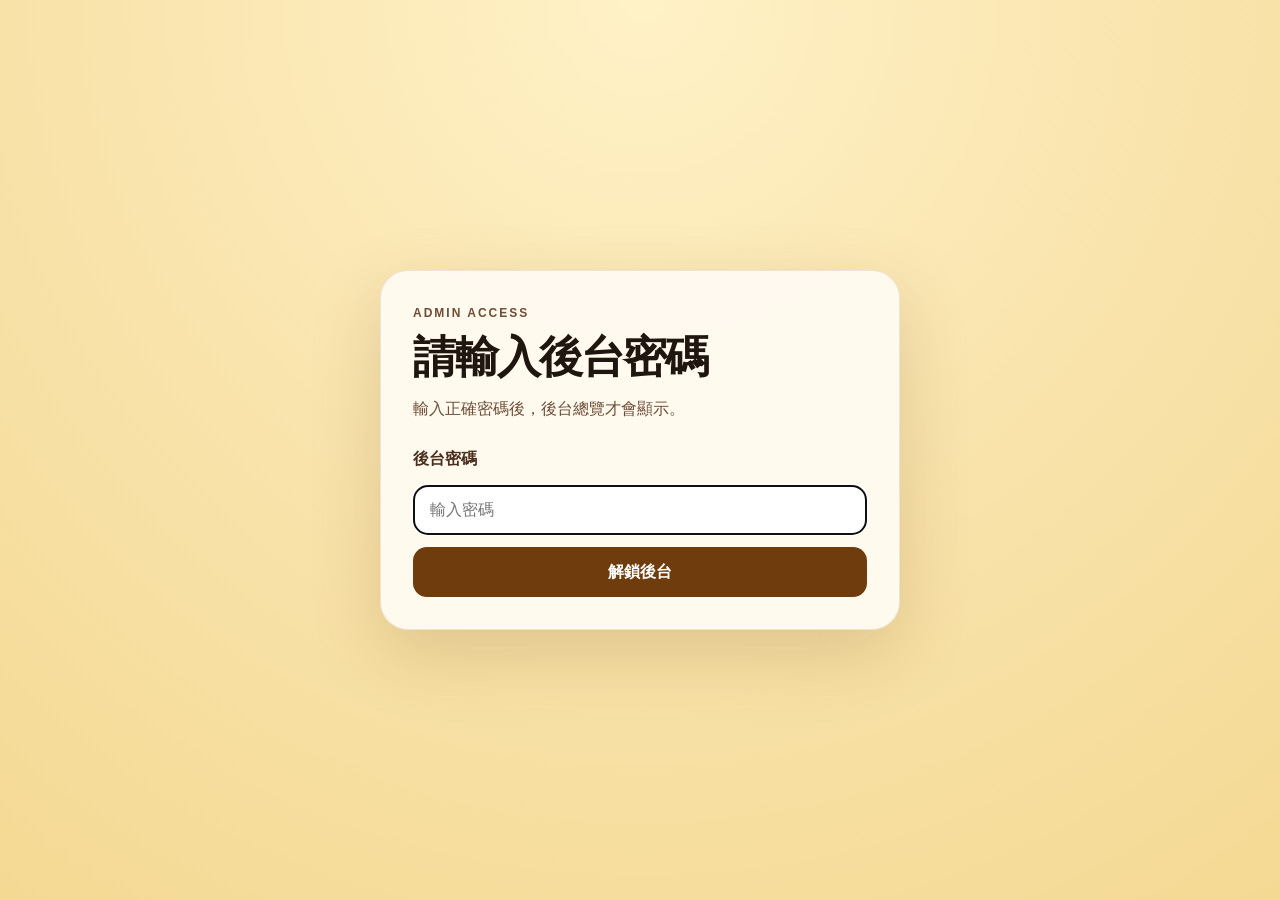
<file: admin.html>
<!doctype html>
<html lang="zh-Hant">
  <head>
    <meta charset="utf-8" />
    <meta name="viewport" content="width=device-width, initial-scale=1" />
    <title>後台總覽｜福麟商行 Fulin</title>
    <meta name="description" content="福麟商行網站後台總覽，快速查看瀏覽統計、熱門頁面與近期訪客狀況。" />
    <meta name="robots" content="noindex, nofollow" />
    <script>
      if (sessionStorage.getItem('fulin-admin-auth') === 'ok') {
        document.documentElement.classList.add('admin-unlocked');
      }
    </script>
    <link rel="stylesheet" href="style.css" />
  </head>
  <body class="admin-page">
    <section class="admin-gate" aria-labelledby="admin-gate-title">
      <div class="admin-gate-card">
        <p class="eyebrow">ADMIN ACCESS</p>
        <h1 id="admin-gate-title">請輸入後台密碼</h1>
        <p>輸入正確密碼後，後台總覽才會顯示。</p>
        <form class="admin-gate-form" id="admin-gate-form">
          <label for="admin-password">後台密碼</label>
          <input id="admin-password" name="password" type="password" placeholder="輸入密碼" autocomplete="current-password" required />
          <button type="submit">解鎖後台</button>
        </form>
        <p class="admin-gate-error" id="admin-gate-error" hidden>密碼錯誤，請再試一次。</p>
      </div>
    </section>

    <nav class="admin-nav">
      <div class="container admin-nav-inner">
        <a class="admin-brand" href="index.html">
          <span class="logo-mark"><img src="assets/brand-logo.png" alt="福麟商行 Logo" /></span>
          <span class="admin-brand-name">福麟商行</span>
          <span class="admin-brand-sub">FULIN</span>
        </a>
        <div class="admin-links">
          <a href="index.html">首頁</a>
          <a href="products.html">商品查詢</a>
          <a href="brew.html">沖泡教學</a>
          <a href="knowledge.html">咖啡知識</a>
          <a href="admin.html" class="is-active">後台總覽</a>
          <a href="order.html" class="admin-logout">下單</a>
        </div>
      </div>
    </nav>

    <main class="admin-shell">
      <section class="container admin-hero">
        <p class="eyebrow">ADMIN PANEL</p>
        <h1>庫存後台管理</h1>
        <p>
          你可以用這裡快速查看網站瀏覽、商品頁面、沖泡教學與咖啡知識的曝光狀況。上方導覽可以直接切換到前台頁面。
        </p>
      </section>

      <section class="container">
        <div class="admin-card">
          <div class="admin-card-head">
            <h2>網站瀏覽統計</h2>
            <p>自動整理首頁、商品查詢、沖泡教學、咖啡知識與下單頁的近期瀏覽狀況。</p>
          </div>

          <div class="admin-stats">
            <article><span>今日瀏覽</span><strong>17</strong></article>
            <article><span>今日訪客</span><strong>13</strong></article>
            <article><span>近 7 天瀏覽</span><strong>214</strong></article>
            <article><span>近 7 天訪客</span><strong>189</strong></article>
          </div>

          <div class="admin-columns">
            <section>
              <h3>最近 14 天</h3>
              <div class="admin-list">
                <div><strong>2026-06-17</strong><span>17 次瀏覽 / 13 位訪客</span></div>
                <div><strong>2026-06-16</strong><span>28 次瀏覽 / 24 位訪客</span></div>
                <div><strong>2026-06-15</strong><span>37 次瀏覽 / 36 位訪客</span></div>
                <div><strong>2026-06-14</strong><span>28 次瀏覽 / 25 位訪客</span></div>
                <div><strong>2026-06-13</strong><span>42 次瀏覽 / 41 位訪客</span></div>
                <div><strong>2026-06-12</strong><span>28 次瀏覽 / 26 位訪客</span></div>
              </div>
            </section>

            <section>
              <h3>熱門頁面</h3>
              <div class="admin-list">
                <div><strong>首頁</strong><span>483 次瀏覽 / 428 位訪客</span></div>
                <div><strong>商品查詢</strong><span>68 次瀏覽 / 51 位訪客</span></div>
                <div><strong>下單頁</strong><span>45 次瀏覽 / 39 位訪客</span></div>
                <div><strong>沖泡教學</strong><span>34 次瀏覽 / 28 位訪客</span></div>
                <div><strong>咖啡知識</strong><span>31 次瀏覽 / 26 位訪客</span></div>
                <div><strong>聯絡我們</strong><span>25 次瀏覽 / 24 位訪客</span></div>
              </div>
            </section>
          </div>
        </div>
      </section>
    </main>
    <script>
      (function () {
        const password = 'Fulin2026!';
        const storageKey = 'fulin-admin-auth';
        const form = document.getElementById('admin-gate-form');
        const input = document.getElementById('admin-password');
        const error = document.getElementById('admin-gate-error');

        function unlockAdmin() {
          sessionStorage.setItem(storageKey, 'ok');
          document.documentElement.classList.add('admin-unlocked');
          error.hidden = true;
          form.reset();
        }

        if (document.documentElement.classList.contains('admin-unlocked')) {
          return;
        }

        form.addEventListener('submit', function (event) {
          event.preventDefault();
          if (input.value === password) {
            unlockAdmin();
            return;
          }

          error.hidden = false;
          input.value = '';
          input.focus();
        });

        input.focus();
      })();
    </script>
  </body>
</html>
</file>
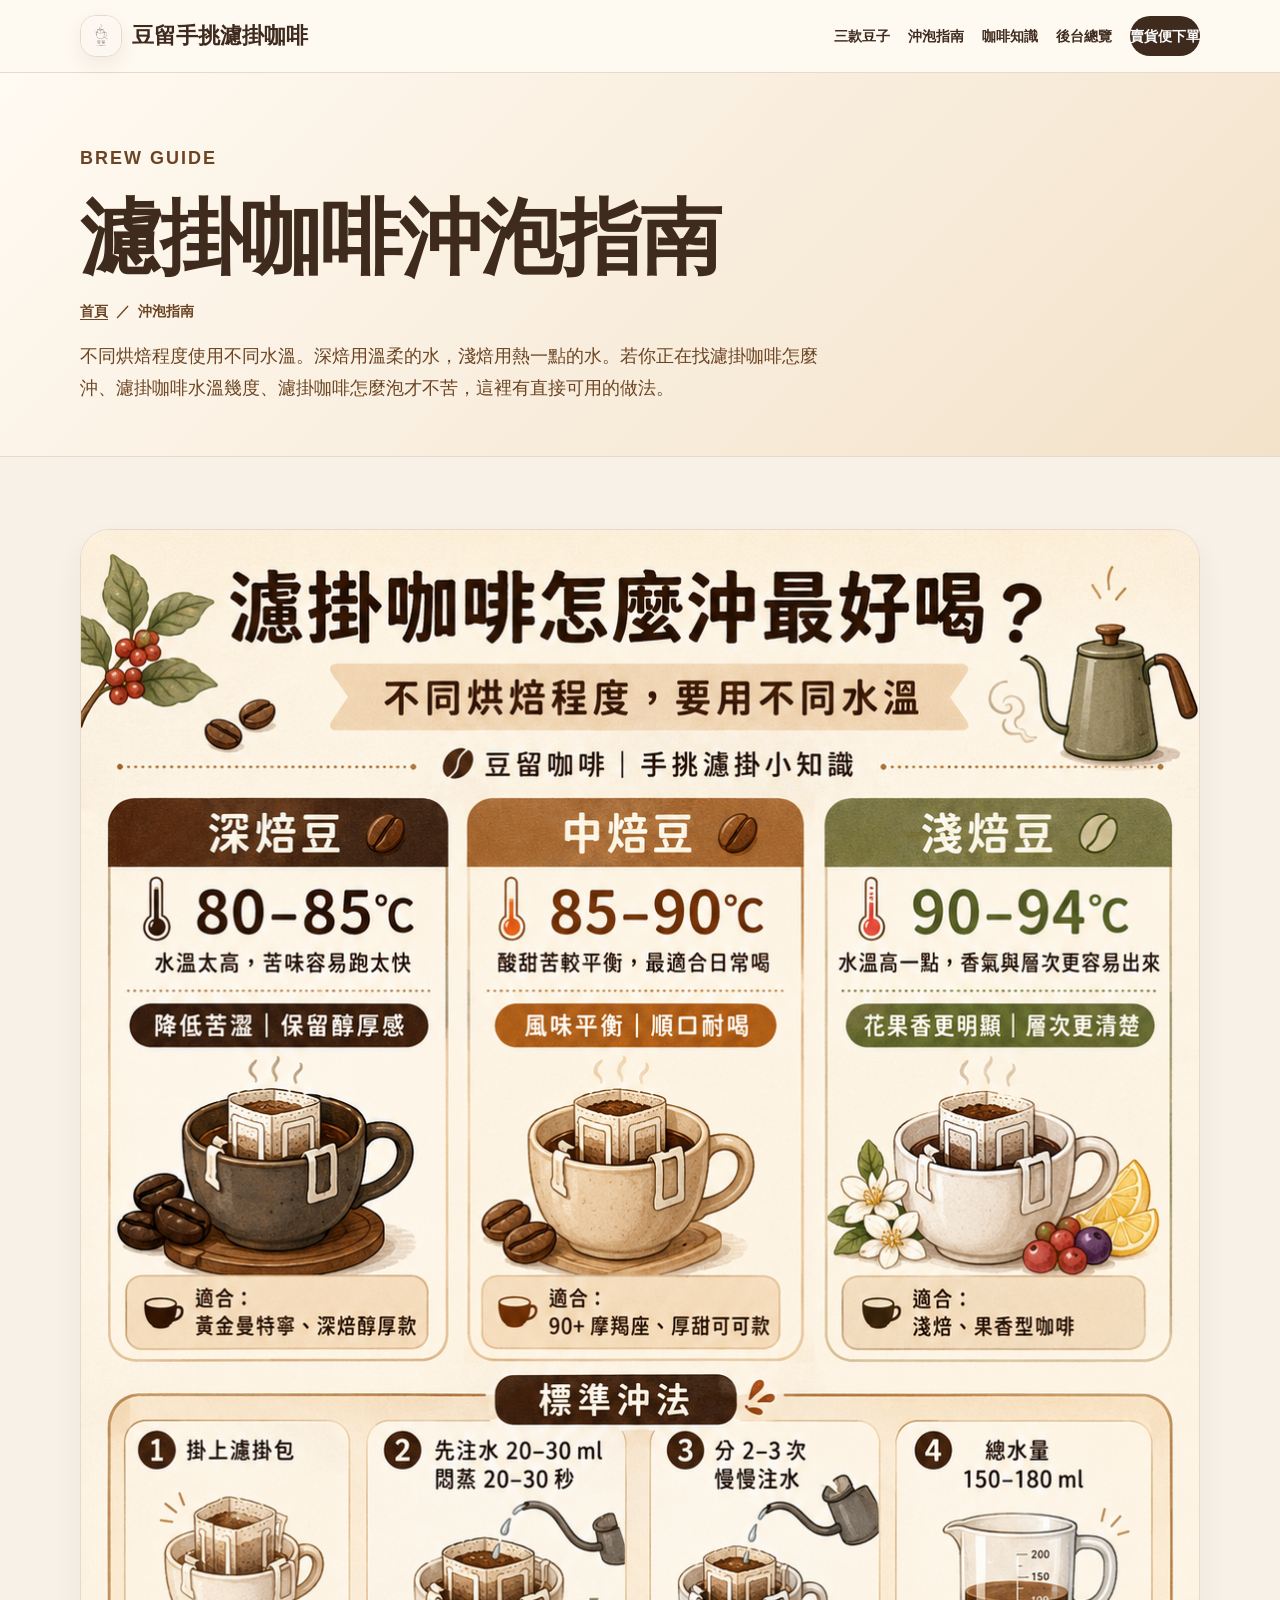
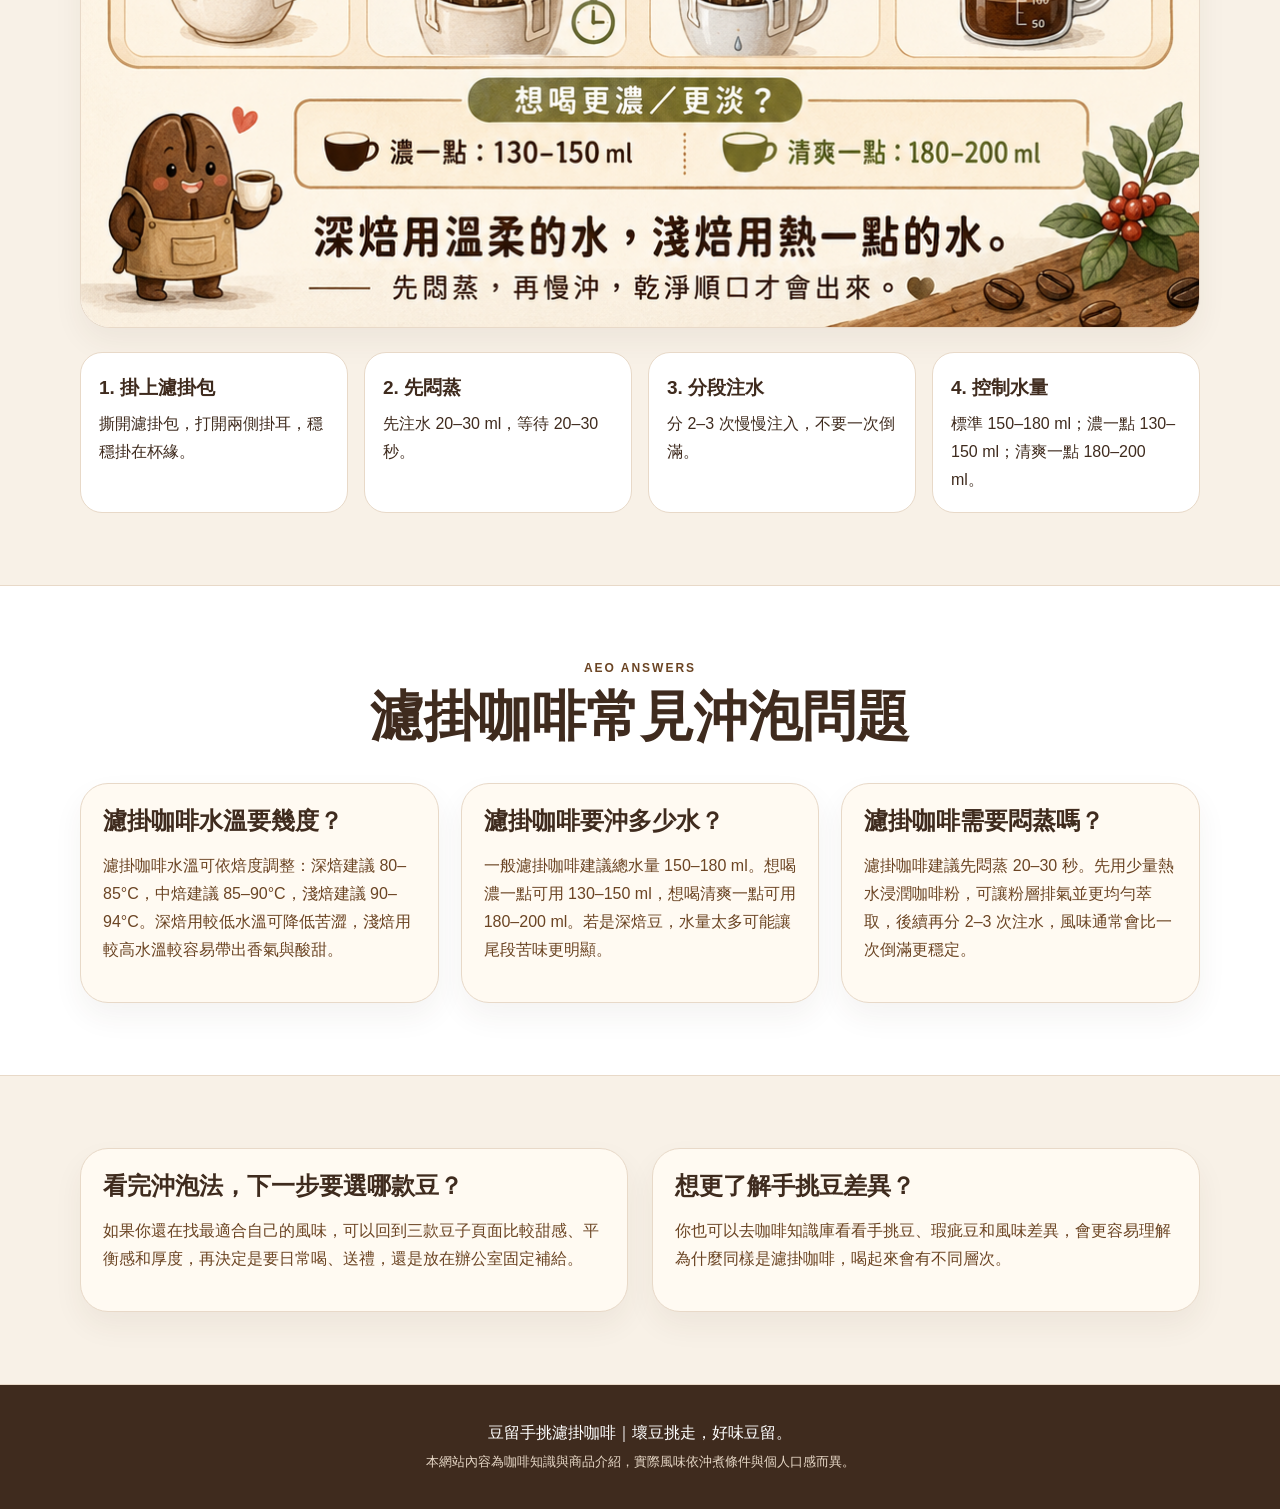
<file: brew.html>
<!doctype html>
<html lang="zh-Hant">
  <head>
    <meta charset="utf-8" />
    <meta name="viewport" content="width=device-width, initial-scale=1" />
    <title>濾掛咖啡沖泡指南｜豆留手挑濾掛咖啡</title>
    <meta
      name="description"
      content="豆留手挑濾掛咖啡沖泡指南：濾掛咖啡水溫、水量、悶蒸與分段注水做法，深焙建議 80–85°C，中焙 85–90°C，淺焙 90–94°C。"
    />
    <link rel="canonical" href="https://coffee.fulinfabric.com/brew.html" />
    <meta property="og:type" content="article" />
    <meta property="og:locale" content="zh_TW" />
    <meta property="og:site_name" content="豆留手挑濾掛咖啡" />
    <meta property="og:title" content="濾掛咖啡沖泡指南｜水溫、水量、悶蒸做法" />
    <meta property="og:description" content="整理濾掛咖啡水溫、水量、悶蒸與分段注水，讓咖啡更乾淨順口、不容易苦澀。" />
    <meta property="og:url" content="https://coffee.fulinfabric.com/brew.html" />
    <meta property="og:image" content="https://coffee.fulinfabric.com/assets/guide-brew.png" />
    <meta name="twitter:card" content="summary_large_image" />
    <link rel="stylesheet" href="style.css" />
    <script type="application/ld+json">
      {
        "@context": "https://schema.org",
        "@type": "Article",
        "headline": "濾掛咖啡沖泡指南",
        "description": "豆留手挑濾掛咖啡的水溫、水量、悶蒸與分段注水建議。",
        "inLanguage": "zh-Hant",
        "speakable": { "@type": "SpeakableSpecification", "cssSelector": [".answer-block"] }
      }
    </script>
    <script type="application/ld+json">
      {
        "@context": "https://schema.org",
        "@type": "BreadcrumbList",
        "itemListElement": [
          {
            "@type": "ListItem",
            "position": 1,
            "name": "首頁",
            "item": "https://coffee.fulinfabric.com/"
          },
          {
            "@type": "ListItem",
            "position": 2,
            "name": "沖泡指南",
            "item": "https://coffee.fulinfabric.com/brew.html"
          }
        ]
      }
    </script>
      <!-- Google tag (gtag.js) -->
    <script async src="https://www.googletagmanager.com/gtag/js?id=G-YMQPJY9Y5F"></script>
    <script>
      window.dataLayer = window.dataLayer || [];
      function gtag() {
        dataLayer.push(arguments);
      }
      gtag('js', new Date());
      gtag('config', 'G-YMQPJY9Y5F');
    </script>  </head>
  <body>
    <nav class="nav">
      <div class="container nav-inner">
        <a class="logo" href="index.html"
          ><span class="logo-mark"><img src="assets/brand-logo.png" alt="手挑濾掛咖啡 Logo" /></span
          ><span>豆留手挑濾掛咖啡</span></a
        >
        <div class="links">
          <a href="products.html">三款豆子</a>
          <a href="brew.html">沖泡指南</a>
          <a href="knowledge.html">咖啡知識</a>
          <a href="admin.html">後台總覽</a>
          <a href="order.html" class="buy-top">賣貨便下單</a>
        </div>
      </div>
    </nav>

    <header class="page-title">
      <div class="container">
        <p class="eyebrow">BREW GUIDE</p>
        <h1>濾掛咖啡沖泡指南</h1>
        <nav class="breadcrumbs" aria-label="麵包屑">
          <a href="index.html">首頁</a><span>／</span><span>沖泡指南</span>
        </nav>
        <p>
          不同烘焙程度使用不同水溫。深焙用溫柔的水，淺焙用熱一點的水。若你正在找濾掛咖啡怎麼沖、濾掛咖啡水溫幾度、濾掛咖啡怎麼泡才不苦，這裡有直接可用的做法。
        </p>
      </div>
    </header>
    <section class="section">
      <div class="container">
        <div class="article-img"><img src="assets/guide-brew.png" alt="濾掛咖啡沖泡指南圖文" /></div>
        <div class="steps" style="margin-top: 24px">
          <div class="step"><b>1. 掛上濾掛包</b>撕開濾掛包，打開兩側掛耳，穩穩掛在杯緣。</div>
          <div class="step"><b>2. 先悶蒸</b>先注水 20–30 ml，等待 20–30 秒。</div>
          <div class="step"><b>3. 分段注水</b>分 2–3 次慢慢注入，不要一次倒滿。</div>
          <div class="step"><b>4. 控制水量</b>標準 150–180 ml；濃一點 130–150 ml；清爽一點 180–200 ml。</div>
        </div>
      </div>
    </section>
    <section class="section white">
      <div class="container">
        <div class="head">
          <p class="eyebrow">AEO ANSWERS</p>
          <h2>濾掛咖啡常見沖泡問題</h2>
        </div>
        <div class="grid3 answer-block">
          <article class="card">
            <div class="card-body">
              <h3>濾掛咖啡水溫要幾度？</h3>
              <p class="muted">
                濾掛咖啡水溫可依焙度調整：深焙建議 80–85°C，中焙建議 85–90°C，淺焙建議
                90–94°C。深焙用較低水溫可降低苦澀，淺焙用較高水溫較容易帶出香氣與酸甜。
              </p>
            </div>
          </article>
          <article class="card">
            <div class="card-body">
              <h3>濾掛咖啡要沖多少水？</h3>
              <p class="muted">
                一般濾掛咖啡建議總水量 150–180 ml。想喝濃一點可用 130–150 ml，想喝清爽一點可用 180–200
                ml。若是深焙豆，水量太多可能讓尾段苦味更明顯。
              </p>
            </div>
          </article>
          <article class="card">
            <div class="card-body">
              <h3>濾掛咖啡需要悶蒸嗎？</h3>
              <p class="muted">
                濾掛咖啡建議先悶蒸 20–30 秒。先用少量熱水浸潤咖啡粉，可讓粉層排氣並更均勻萃取，後續再分 2–3
                次注水，風味通常會比一次倒滿更穩定。
              </p>
            </div>
          </article>
        </div>
      </div>
    </section>

    <section class="section">
      <div class="container grid2">
        <article class="card">
          <div class="card-body">
            <h3>看完沖泡法，下一步要選哪款豆？</h3>
            <p class="muted">
              如果你還在找最適合自己的風味，可以回到三款豆子頁面比較甜感、平衡感和厚度，再決定是要日常喝、送禮，還是放在辦公室固定補給。
            </p>
          </div>
        </article>
        <article class="card">
          <div class="card-body">
            <h3>想更了解手挑豆差異？</h3>
            <p class="muted">
              你也可以去咖啡知識庫看看手挑豆、瑕疵豆和風味差異，會更容易理解為什麼同樣是濾掛咖啡，喝起來會有不同層次。
            </p>
          </div>
        </article>
      </div>
    </section>

    <footer class="footer">
      <div class="container">
        豆留手挑濾掛咖啡｜壞豆挑走，好味豆留。<br /><small
          >本網站內容為咖啡知識與商品介紹，實際風味依沖煮條件與個人口感而異。</small
        >
      </div>
    </footer>
  </body>
</html>
</file>
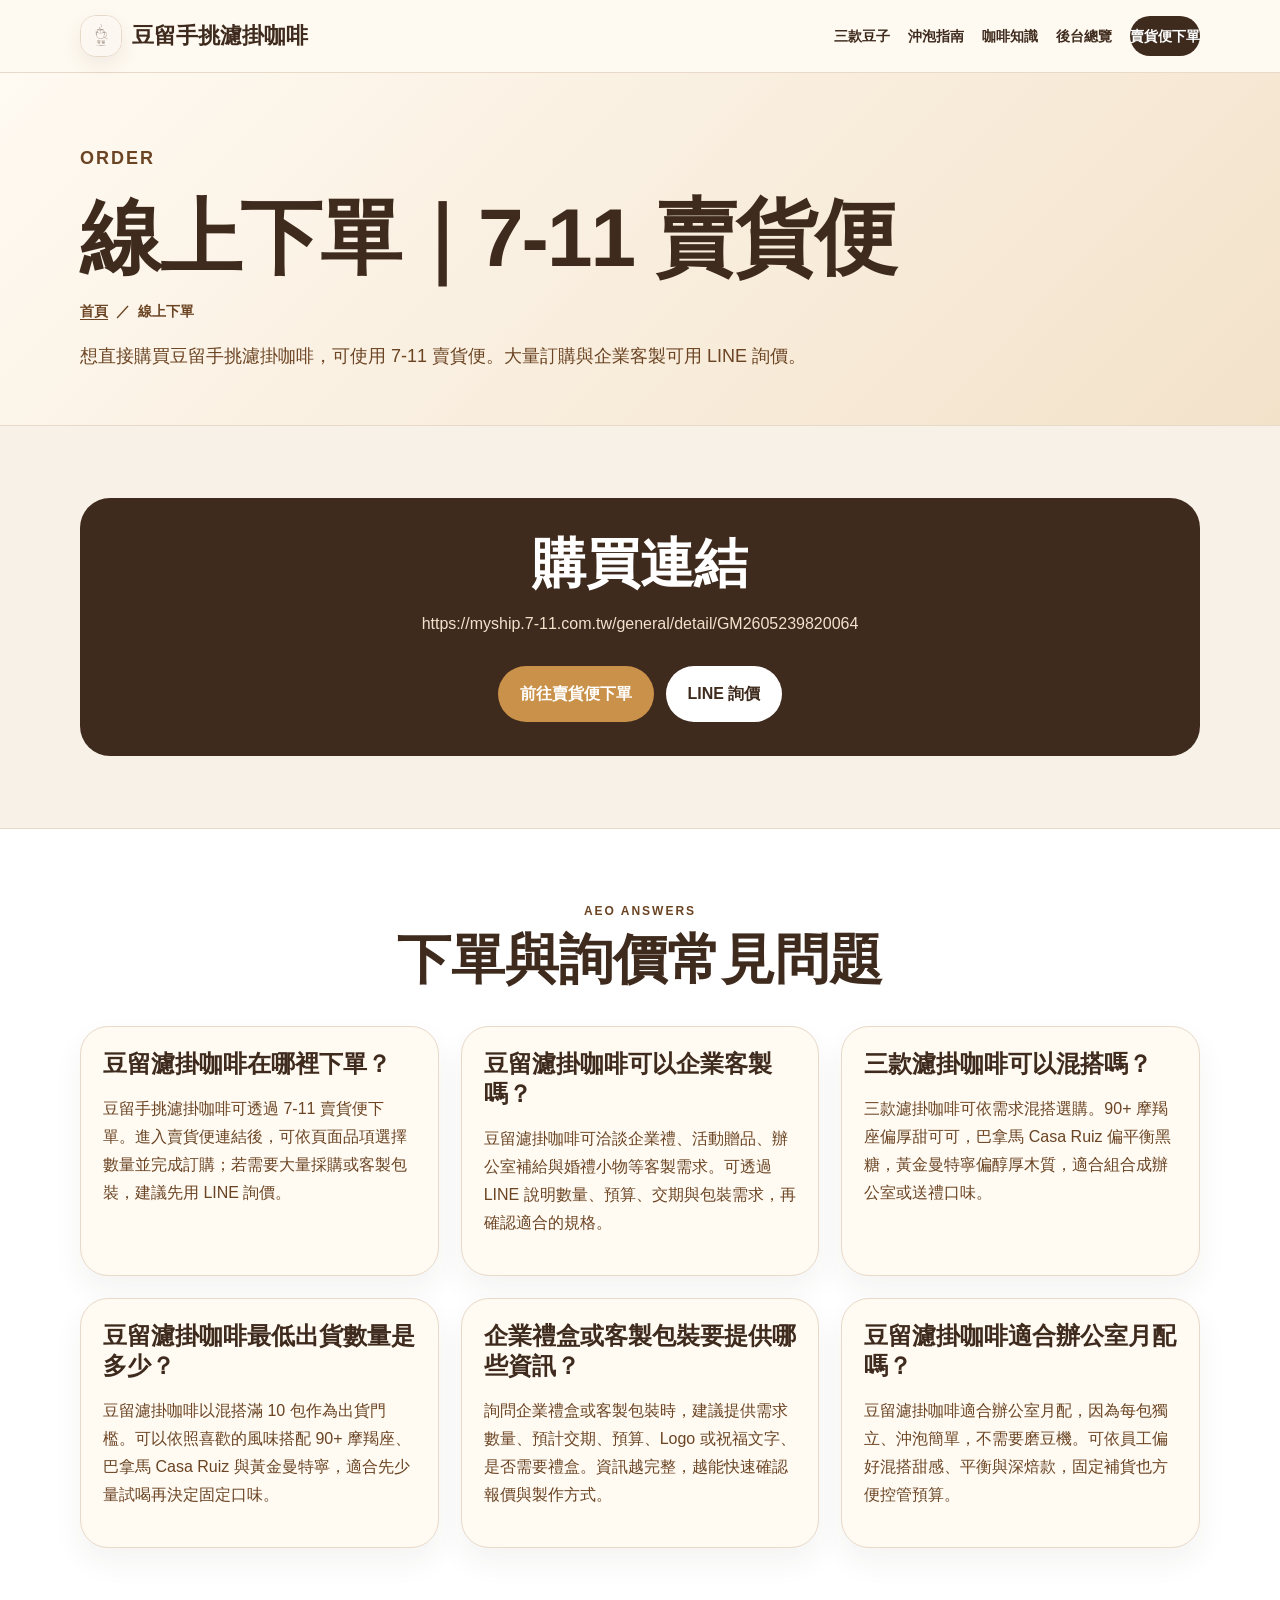
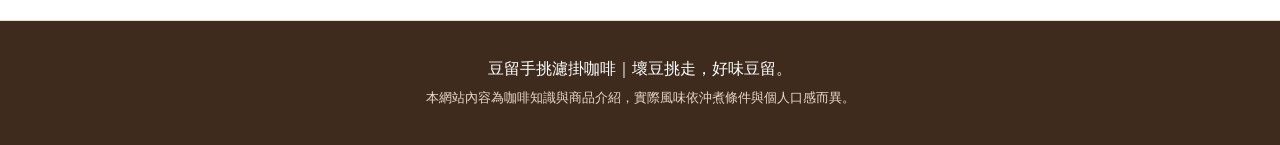
<file: order.html>
<!doctype html>
<html lang="zh-Hant">
  <head>
    <meta charset="utf-8" />
    <meta name="viewport" content="width=device-width, initial-scale=1" />
    <title>賣貨便下單｜豆留手挑濾掛咖啡</title>
    <meta
      name="description"
      content="豆留手挑濾掛咖啡 7-11 賣貨便下單頁，提供三款濾掛咖啡購買連結、LINE 詢價與企業客製聯絡方式。"
    />
    <link rel="canonical" href="https://coffee.fulinfabric.com/order.html" />
    <meta property="og:type" content="article" />
    <meta property="og:locale" content="zh_TW" />
    <meta property="og:site_name" content="豆留手挑濾掛咖啡" />
    <meta property="og:title" content="賣貨便下單｜豆留手挑濾掛咖啡" />
    <meta property="og:description" content="三款手挑濾掛咖啡可用 7-11 賣貨便下單；企業禮、活動贈品、辦公室月配可用 LINE 詢價。" />
    <meta property="og:url" content="https://coffee.fulinfabric.com/order.html" />
    <meta property="og:image" content="https://coffee.fulinfabric.com/assets/brand-logo.png" />
    <meta name="twitter:card" content="summary_large_image" />
    <link rel="stylesheet" href="style.css" />
    <script type="application/ld+json">
      {
        "@context": "https://schema.org",
        "@type": "Article",
        "headline": "豆留手挑濾掛咖啡下單方式",
        "description": "豆留手挑濾掛咖啡可透過 7-11 賣貨便下單，企業禮與大量採購可用 LINE 詢價。",
        "inLanguage": "zh-Hant",
        "speakable": { "@type": "SpeakableSpecification", "cssSelector": [".answer-block"] }
      }
    </script>
    <script type="application/ld+json">
      {
        "@context": "https://schema.org",
        "@type": "BreadcrumbList",
        "itemListElement": [
          {
            "@type": "ListItem",
            "position": 1,
            "name": "首頁",
            "item": "https://coffee.fulinfabric.com/"
          },
          {
            "@type": "ListItem",
            "position": 2,
            "name": "線上下單",
            "item": "https://coffee.fulinfabric.com/order.html"
          }
        ]
      }
    </script>
      <!-- Google tag (gtag.js) -->
    <script async src="https://www.googletagmanager.com/gtag/js?id=G-YMQPJY9Y5F"></script>
    <script>
      window.dataLayer = window.dataLayer || [];
      function gtag() {
        dataLayer.push(arguments);
      }
      gtag('js', new Date());
      gtag('config', 'G-YMQPJY9Y5F');
    </script>  </head>
  <body>
    <nav class="nav">
      <div class="container nav-inner">
        <a class="logo" href="index.html"
          ><span class="logo-mark"><img src="assets/brand-logo.png" alt="手挑濾掛咖啡 Logo" /></span
          ><span>豆留手挑濾掛咖啡</span></a
        >
        <div class="links">
          <a href="products.html">三款豆子</a>
          <a href="brew.html">沖泡指南</a>
          <a href="knowledge.html">咖啡知識</a>
          <a href="admin.html">後台總覽</a>
          <a href="order.html" class="buy-top">賣貨便下單</a>
        </div>
      </div>
    </nav>

    <header class="page-title">
      <div class="container">
        <p class="eyebrow">ORDER</p>
        <h1>線上下單｜7-11 賣貨便</h1>
        <nav class="breadcrumbs" aria-label="麵包屑">
          <a href="index.html">首頁</a><span>／</span><span>線上下單</span>
        </nav>
        <p>想直接購買豆留手挑濾掛咖啡，可使用 7-11 賣貨便。大量訂購與企業客製可用 LINE 詢價。</p>
      </div>
    </header>
    <section class="section">
      <div class="container">
        <div class="note">
          <h2>購買連結</h2>
          <p>https://myship.7-11.com.tw/general/detail/GM2605239820064</p>
          <div class="cta" style="justify-content: center">
            <a
              class="btn primary"
              href="https://myship.7-11.com.tw/general/detail/GM2605239820064"
              target="_blank"
              rel="noopener"
              >前往賣貨便下單</a
            >
            <a class="btn secondary" href="https://line.me/R/ti/p/@424tvsxa" target="_blank" rel="noopener"
              >LINE 詢價</a
            >
          </div>
        </div>
      </div>
    </section>
    <section class="section white">
      <div class="container">
        <div class="head">
          <p class="eyebrow">AEO ANSWERS</p>
          <h2>下單與詢價常見問題</h2>
        </div>
        <div class="grid3 answer-block">
          <article class="card">
            <div class="card-body">
              <h3>豆留濾掛咖啡在哪裡下單？</h3>
              <p class="muted">
                豆留手挑濾掛咖啡可透過 7-11
                賣貨便下單。進入賣貨便連結後，可依頁面品項選擇數量並完成訂購；若需要大量採購或客製包裝，建議先用 LINE
                詢價。
              </p>
            </div>
          </article>
          <article class="card">
            <div class="card-body">
              <h3>豆留濾掛咖啡可以企業客製嗎？</h3>
              <p class="muted">
                豆留濾掛咖啡可洽談企業禮、活動贈品、辦公室補給與婚禮小物等客製需求。可透過 LINE
                說明數量、預算、交期與包裝需求，再確認適合的規格。
              </p>
            </div>
          </article>
          <article class="card">
            <div class="card-body">
              <h3>三款濾掛咖啡可以混搭嗎？</h3>
              <p class="muted">
                三款濾掛咖啡可依需求混搭選購。90+ 摩羯座偏厚甜可可，巴拿馬 Casa Ruiz
                偏平衡黑糖，黃金曼特寧偏醇厚木質，適合組合成辦公室或送禮口味。
              </p>
            </div>
          </article>
          <article class="card">
            <div class="card-body">
              <h3>豆留濾掛咖啡最低出貨數量是多少？</h3>
              <p class="muted">
                豆留濾掛咖啡以混搭滿 10 包作為出貨門檻。可以依照喜歡的風味搭配 90+ 摩羯座、巴拿馬 Casa Ruiz
                與黃金曼特寧，適合先少量試喝再決定固定口味。
              </p>
            </div>
          </article>
          <article class="card">
            <div class="card-body">
              <h3>企業禮盒或客製包裝要提供哪些資訊？</h3>
              <p class="muted">
                詢問企業禮盒或客製包裝時，建議提供需求數量、預計交期、預算、Logo
                或祝福文字、是否需要禮盒。資訊越完整，越能快速確認報價與製作方式。
              </p>
            </div>
          </article>
          <article class="card">
            <div class="card-body">
              <h3>豆留濾掛咖啡適合辦公室月配嗎？</h3>
              <p class="muted">
                豆留濾掛咖啡適合辦公室月配，因為每包獨立、沖泡簡單，不需要磨豆機。可依員工偏好混搭甜感、平衡與深焙款，固定補貨也方便控管預算。
              </p>
            </div>
          </article>
        </div>
      </div>
    </section>

    <footer class="footer">
      <div class="container">
        豆留手挑濾掛咖啡｜壞豆挑走，好味豆留。<br /><small
          >本網站內容為咖啡知識與商品介紹，實際風味依沖煮條件與個人口感而異。</small
        >
      </div>
    </footer>
  </body>
</html>
</file>
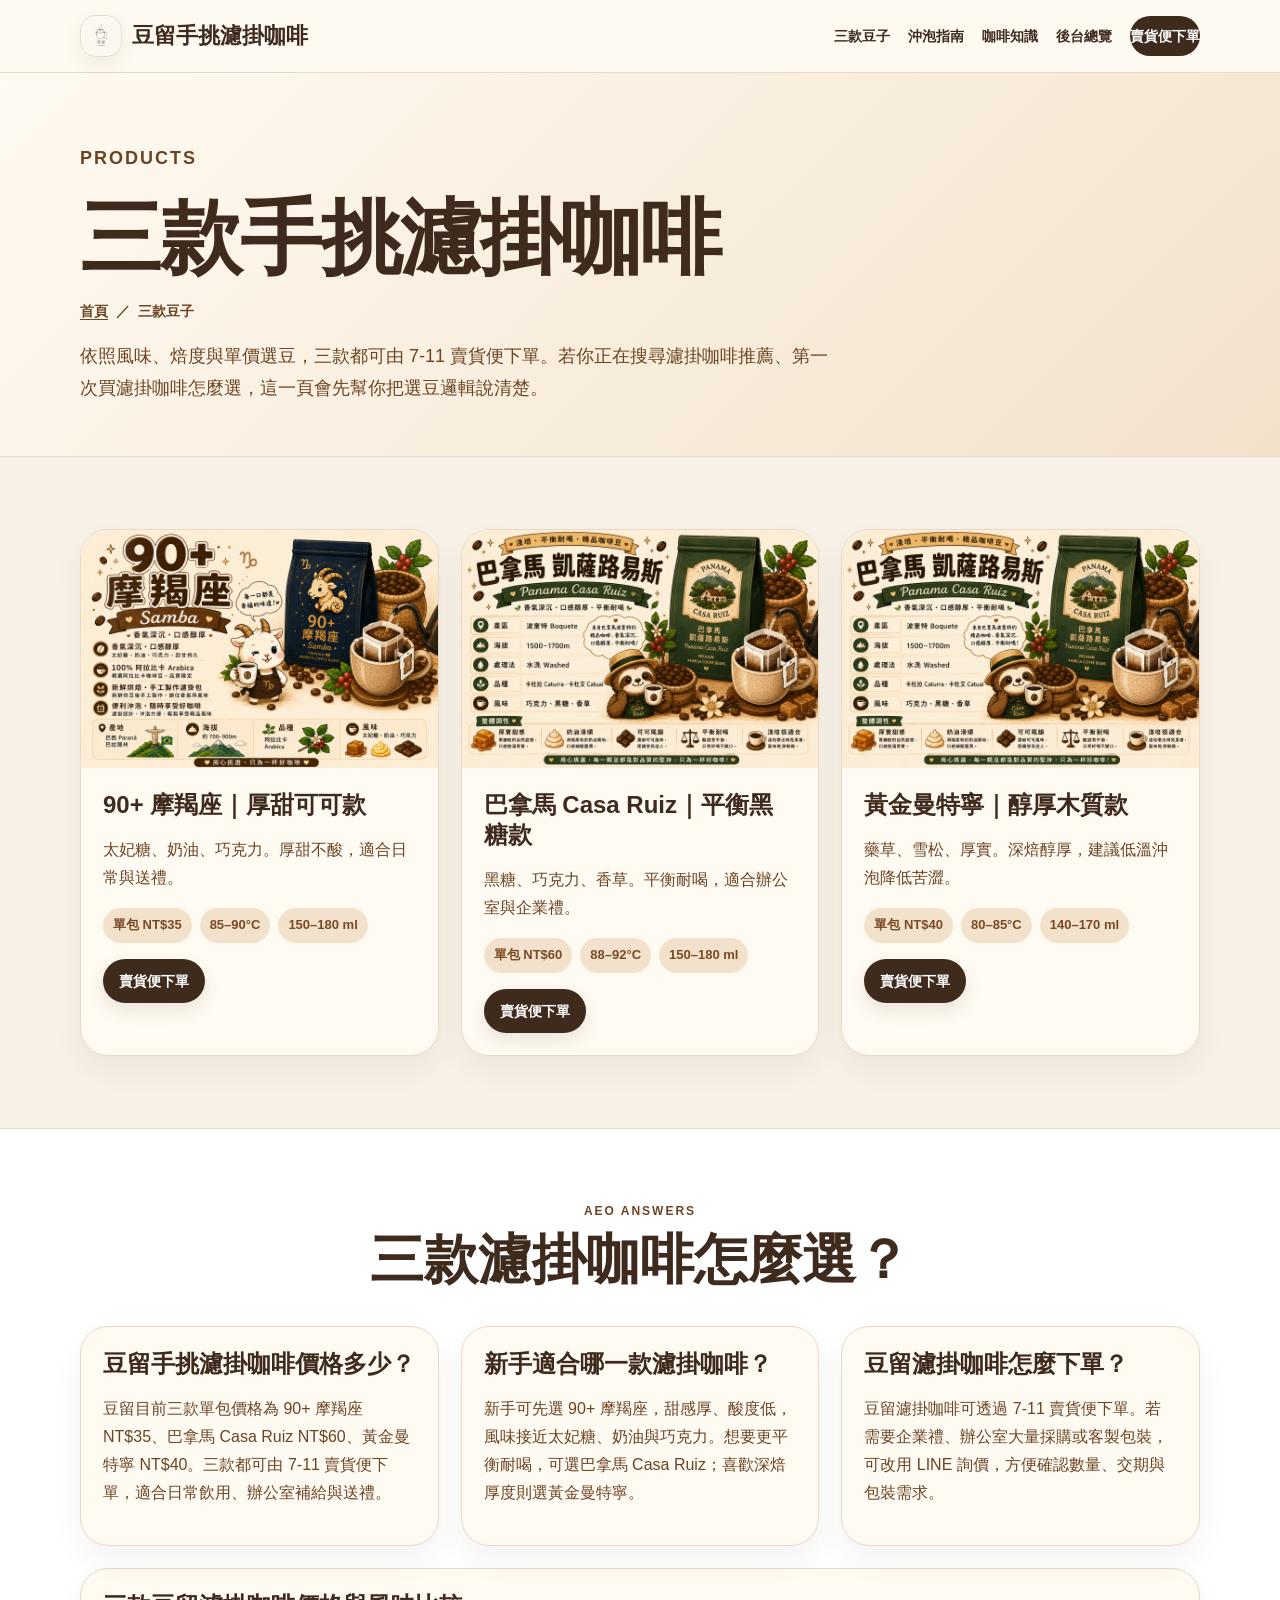
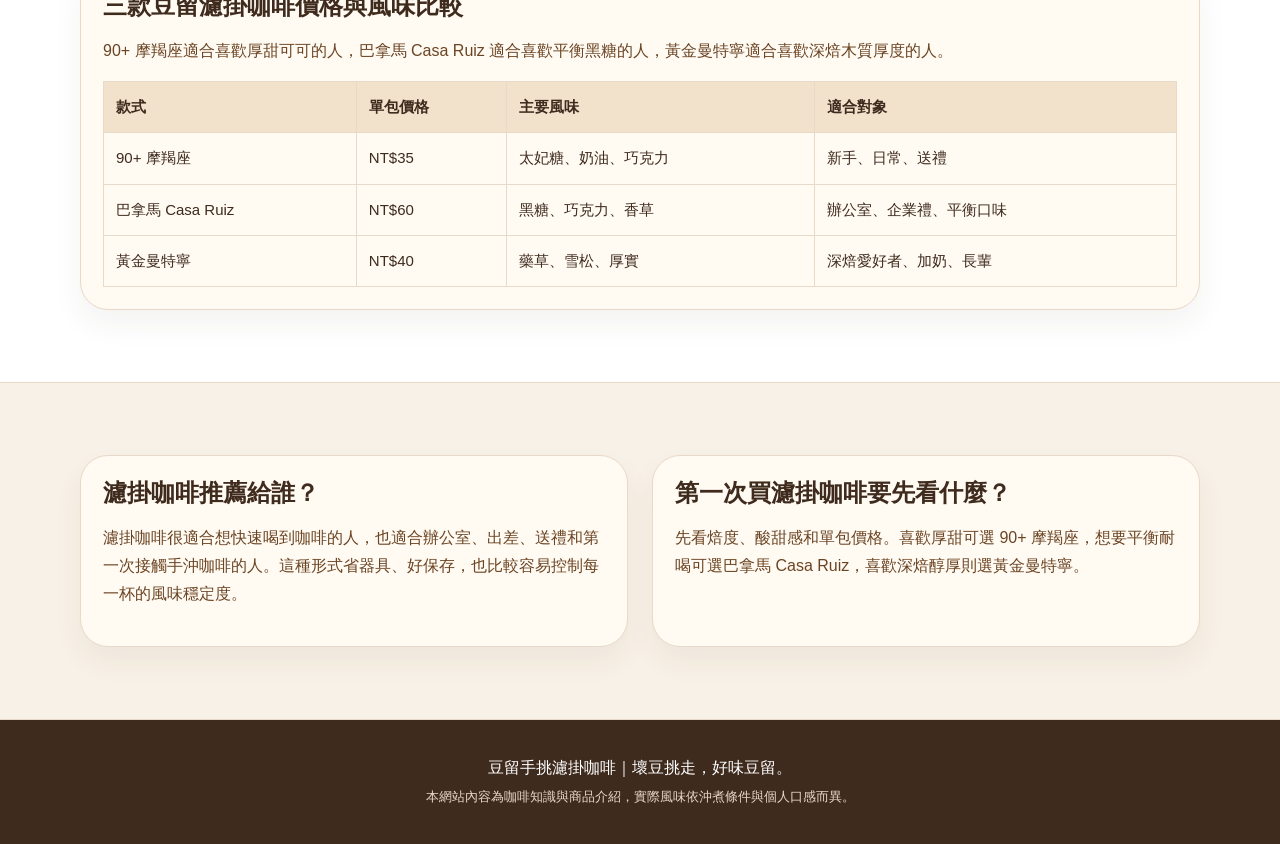
<file: products.html>
<!doctype html>
<html lang="zh-Hant">
  <head>
    <meta charset="utf-8" />
    <meta name="viewport" content="width=device-width, initial-scale=1" />
    <title>三款豆子｜豆留手挑濾掛咖啡</title>
    <meta
      name="description"
      content="豆留三款手挑濾掛咖啡：90+ 摩羯座單包 35 元、巴拿馬 Casa Ruiz 單包 60 元、黃金曼特寧單包 40 元，可由 7-11 賣貨便下單。"
    />
    <link rel="canonical" href="https://coffee.fulinfabric.com/products.html" />
    <meta property="og:type" content="article" />
    <meta property="og:locale" content="zh_TW" />
    <meta property="og:site_name" content="豆留手挑濾掛咖啡" />
    <meta property="og:title" content="三款豆子｜豆留手挑濾掛咖啡" />
    <meta property="og:description" content="比較 90+ 摩羯座、巴拿馬 Casa Ruiz、黃金曼特寧三款濾掛咖啡的價格、風味與適合對象。" />
    <meta property="og:url" content="https://coffee.fulinfabric.com/products.html" />
    <meta property="og:image" content="https://coffee.fulinfabric.com/assets/product-capricorn.png" />
    <meta name="twitter:card" content="summary_large_image" />
    <link rel="stylesheet" href="style.css" />
    <script type="application/ld+json">
      {
        "@context": "https://schema.org",
        "@type": "ItemList",
        "name": "豆留手挑濾掛咖啡三款豆子與單價",
        "itemListElement": [
          {
            "@type": "ListItem",
            "position": 1,
            "item": {
              "@type": "Product",
              "name": "90+ 摩羯座｜厚甜可可款",
              "image": "ChatGPT Image 2026年6月7日 下午08_23_03.png",
              "description": "太妃糖、奶油、巧克力風味，厚甜不酸。",
              "offers": {
                "@type": "Offer",
                "price": "35",
                "priceCurrency": "TWD",
                "availability": "https://schema.org/InStock",
                "url": "https://myship.7-11.com.tw/general/detail/GM2605239820064"
              }
            }
          },
          {
            "@type": "ListItem",
            "position": 2,
            "item": {
              "@type": "Product",
              "name": "巴拿馬 Casa Ruiz｜平衡黑糖款",
              "image": "ChatGPT Image 2026年6月7日 下午08_23_06.png",
              "description": "黑糖、巧克力、香草風味，平衡耐喝。",
              "offers": {
                "@type": "Offer",
                "price": "60",
                "priceCurrency": "TWD",
                "availability": "https://schema.org/InStock",
                "url": "https://myship.7-11.com.tw/general/detail/GM2605239820064"
              }
            }
          },
          {
            "@type": "ListItem",
            "position": 3,
            "item": {
              "@type": "Product",
              "name": "黃金曼特寧｜醇厚木質款",
              "image": "ChatGPT Image 2026年6月7日 下午08_17_32.png",
              "description": "藥草、雪松、厚實風味，深焙醇厚。",
              "offers": {
                "@type": "Offer",
                "price": "40",
                "priceCurrency": "TWD",
                "availability": "https://schema.org/InStock",
                "url": "https://myship.7-11.com.tw/general/detail/GM2605239820064"
              }
            }
          }
        ]
      }
    </script>
    <script type="application/ld+json">
      {
        "@context": "https://schema.org",
        "@type": "Article",
        "headline": "豆留手挑濾掛咖啡三款豆子怎麼選",
        "description": "用價格、風味、焙度與適合族群比較 90+ 摩羯座、巴拿馬 Casa Ruiz、黃金曼特寧三款濾掛咖啡。",
        "inLanguage": "zh-Hant",
        "speakable": { "@type": "SpeakableSpecification", "cssSelector": [".answer-block"] }
      }
    </script>
    <script type="application/ld+json">
      {
        "@context": "https://schema.org",
        "@type": "BreadcrumbList",
        "itemListElement": [
          {
            "@type": "ListItem",
            "position": 1,
            "name": "首頁",
            "item": "https://coffee.fulinfabric.com/"
          },
          {
            "@type": "ListItem",
            "position": 2,
            "name": "三款豆子",
            "item": "https://coffee.fulinfabric.com/products.html"
          }
        ]
      }
    </script>
      <!-- Google tag (gtag.js) -->
    <script async src="https://www.googletagmanager.com/gtag/js?id=G-YMQPJY9Y5F"></script>
    <script>
      window.dataLayer = window.dataLayer || [];
      function gtag() {
        dataLayer.push(arguments);
      }
      gtag('js', new Date());
      gtag('config', 'G-YMQPJY9Y5F');
    </script>  </head>
  <body>
    <nav class="nav">
      <div class="container nav-inner">
        <a class="logo" href="index.html"
          ><span class="logo-mark"><img src="assets/brand-logo.png" alt="手挑濾掛咖啡 Logo" /></span
          ><span>豆留手挑濾掛咖啡</span></a
        >
        <div class="links">
          <a href="products.html">三款豆子</a>
          <a href="brew.html">沖泡指南</a>
          <a href="knowledge.html">咖啡知識</a>
          <a href="admin.html">後台總覽</a>
          <a href="order.html" class="buy-top">賣貨便下單</a>
        </div>
      </div>
    </nav>

    <header class="page-title">
      <div class="container">
        <p class="eyebrow">PRODUCTS</p>
        <h1>三款手挑濾掛咖啡</h1>
        <nav class="breadcrumbs" aria-label="麵包屑">
          <a href="index.html">首頁</a><span>／</span><span>三款豆子</span>
        </nav>
        <p>
          依照風味、焙度與單價選豆，三款都可由 7-11 賣貨便下單。若你正在搜尋濾掛咖啡推薦、第一次買濾掛咖啡怎麼選，這一頁會先幫你把選豆邏輯說清楚。
        </p>
      </div>
    </header>
    <section class="section">
      <div class="container grid3">
        <article class="card">
          <img
            class="product-card-img"
            src="ChatGPT Image 2026年6月7日 下午08_23_03.png"
            alt="90+ 摩羯座手挑濾掛咖啡圖文"
          />
          <div class="card-body">
            <h3>90+ 摩羯座｜厚甜可可款</h3>
            <p class="muted">太妃糖、奶油、巧克力。厚甜不酸，適合日常與送禮。</p>
            <div class="specs"><span>單包 NT$35</span><span>85–90°C</span><span>150–180 ml</span></div>
            <a
              class="small-btn"
              href="https://myship.7-11.com.tw/general/detail/GM2605239820064"
              target="_blank"
              rel="noopener"
              >賣貨便下單</a
            >
          </div>
        </article>
        <article class="card">
          <img
            class="product-card-img"
            src="ChatGPT Image 2026年6月7日 下午08_23_06.png"
            alt="巴拿馬 Casa Ruiz 手挑濾掛咖啡圖文"
          />
          <div class="card-body">
            <h3>巴拿馬 Casa Ruiz｜平衡黑糖款</h3>
            <p class="muted">黑糖、巧克力、香草。平衡耐喝，適合辦公室與企業禮。</p>
            <div class="specs"><span>單包 NT$60</span><span>88–92°C</span><span>150–180 ml</span></div>
            <a
              class="small-btn"
              href="https://myship.7-11.com.tw/general/detail/GM2605239820064"
              target="_blank"
              rel="noopener"
              >賣貨便下單</a
            >
          </div>
        </article>
        <article class="card">
          <img
            class="product-card-img"
            src="ChatGPT Image 2026年6月7日 下午08_17_32.png"
            alt="黃金曼特寧手挑濾掛咖啡圖文"
          />
          <div class="card-body">
            <h3>黃金曼特寧｜醇厚木質款</h3>
            <p class="muted">藥草、雪松、厚實。深焙醇厚，建議低溫沖泡降低苦澀。</p>
            <div class="specs"><span>單包 NT$40</span><span>80–85°C</span><span>140–170 ml</span></div>
            <a
              class="small-btn"
              href="https://myship.7-11.com.tw/general/detail/GM2605239820064"
              target="_blank"
              rel="noopener"
              >賣貨便下單</a
            >
          </div>
        </article>
      </div>
    </section>
    <section class="section white">
      <div class="container">
        <div class="head">
          <p class="eyebrow">AEO ANSWERS</p>
          <h2>三款濾掛咖啡怎麼選？</h2>
        </div>
        <div class="grid3 answer-block">
          <article class="card">
            <div class="card-body">
              <h3>豆留手挑濾掛咖啡價格多少？</h3>
              <p class="muted">
                豆留目前三款單包價格為 90+ 摩羯座 NT$35、巴拿馬 Casa Ruiz NT$60、黃金曼特寧 NT$40。三款都可由 7-11
                賣貨便下單，適合日常飲用、辦公室補給與送禮。
              </p>
            </div>
          </article>
          <article class="card">
            <div class="card-body">
              <h3>新手適合哪一款濾掛咖啡？</h3>
              <p class="muted">
                新手可先選 90+ 摩羯座，甜感厚、酸度低，風味接近太妃糖、奶油與巧克力。想要更平衡耐喝，可選巴拿馬 Casa
                Ruiz；喜歡深焙厚度則選黃金曼特寧。
              </p>
            </div>
          </article>
          <article class="card">
            <div class="card-body">
              <h3>豆留濾掛咖啡怎麼下單？</h3>
              <p class="muted">
                豆留濾掛咖啡可透過 7-11 賣貨便下單。若需要企業禮、辦公室大量採購或客製包裝，可改用 LINE
                詢價，方便確認數量、交期與包裝需求。
              </p>
            </div>
          </article>
        </div>
        <div class="card" style="margin-top: 22px">
          <div class="card-body answer-block">
            <h3>三款豆留濾掛咖啡價格與風味比較</h3>
            <p class="muted">
              90+ 摩羯座適合喜歡厚甜可可的人，巴拿馬 Casa Ruiz
              適合喜歡平衡黑糖的人，黃金曼特寧適合喜歡深焙木質厚度的人。
            </p>
            <table class="answer-table">
              <thead>
                <tr>
                  <th>款式</th>
                  <th>單包價格</th>
                  <th>主要風味</th>
                  <th>適合對象</th>
                </tr>
              </thead>
              <tbody>
                <tr>
                  <td>90+ 摩羯座</td>
                  <td>NT$35</td>
                  <td>太妃糖、奶油、巧克力</td>
                  <td>新手、日常、送禮</td>
                </tr>
                <tr>
                  <td>巴拿馬 Casa Ruiz</td>
                  <td>NT$60</td>
                  <td>黑糖、巧克力、香草</td>
                  <td>辦公室、企業禮、平衡口味</td>
                </tr>
                <tr>
                  <td>黃金曼特寧</td>
                  <td>NT$40</td>
                  <td>藥草、雪松、厚實</td>
                  <td>深焙愛好者、加奶、長輩</td>
                </tr>
              </tbody>
            </table>
          </div>
        </div>
      </div>
    </section>

    <section class="section">
      <div class="container grid2">
        <article class="card">
          <div class="card-body">
            <h3>濾掛咖啡推薦給誰？</h3>
            <p class="muted">
              濾掛咖啡很適合想快速喝到咖啡的人，也適合辦公室、出差、送禮和第一次接觸手沖咖啡的人。這種形式省器具、好保存，也比較容易控制每一杯的風味穩定度。
            </p>
          </div>
        </article>
        <article class="card">
          <div class="card-body">
            <h3>第一次買濾掛咖啡要先看什麼？</h3>
            <p class="muted">
              先看焙度、酸甜感和單包價格。喜歡厚甜可選 90+ 摩羯座，想要平衡耐喝可選巴拿馬 Casa Ruiz，喜歡深焙醇厚則選黃金曼特寧。
            </p>
          </div>
        </article>
      </div>
    </section>

    <footer class="footer">
      <div class="container">
        豆留手挑濾掛咖啡｜壞豆挑走，好味豆留。<br /><small
          >本網站內容為咖啡知識與商品介紹，實際風味依沖煮條件與個人口感而異。</small
        >
      </div>
    </footer>
  </body>
</html>
</file>
<file: style.css>
:root {
  --bg: #f8f1e7;
  --paper: #fffaf2;
  --white: #ffffff;
  --brown: #3f2b1e;
  --brown2: #7a4a25;
  --gold: #c99149;
  --line: #e8d9c8;
  --green: #657246;
  --muted: #6b4423;
}
* {
  box-sizing: border-box;
}
html {
  scroll-behavior: smooth;
}
body {
  margin: 0;
  font-family: -apple-system, BlinkMacSystemFont, 'Noto Sans TC', 'Microsoft JhengHei', Arial, sans-serif;
  background: var(--bg);
  color: var(--brown);
  line-height: 1.75;
}
a {
  color: inherit;
  text-decoration: none;
}
button,
a {
  transition:
    transform 0.18s ease,
    box-shadow 0.18s ease,
    background-color 0.18s ease,
    border-color 0.18s ease,
    color 0.18s ease,
    opacity 0.18s ease;
}
button:hover,
.btn:hover,
.small-btn:hover,
.buy-top:hover,
.zoomable-link:hover {
  transform: translateY(-2px);
  box-shadow: 0 12px 24px rgba(63, 43, 30, 0.16);
}
button:active,
.btn:active,
.small-btn:active,
.buy-top:active,
.zoomable-link:active {
  transform: translateY(0) scale(0.97);
  box-shadow: 0 6px 14px rgba(63, 43, 30, 0.12);
}
button:focus-visible,
a:focus-visible {
  outline: 3px solid rgba(201, 145, 73, 0.45);
  outline-offset: 4px;
}
img {
  max-width: 100%;
  display: block;
}
.container {
  max-width: 1160px;
  margin: auto;
  padding: 0 20px;
}
.nav {
  position: sticky;
  top: 0;
  z-index: 50;
  background: rgba(255, 250, 242, 0.96);
  border-bottom: 1px solid var(--line);
  backdrop-filter: blur(10px);
}
.nav-inner {
  height: 72px;
  display: flex;
  align-items: center;
  justify-content: space-between;
  gap: 20px;
}
.logo {
  display: flex;
  align-items: center;
  gap: 10px;
  font-weight: 900;
  font-size: 22px;
}
.logo-mark {
  width: 42px;
  height: 42px;
  border-radius: 16px;
  background: #fffaf2;
  border: 1px solid var(--line);
  overflow: hidden;
  box-shadow: 0 8px 20px rgba(63, 43, 30, 0.08);
  display: grid;
  place-items: center;
}
.logo-mark img {
  width: 100%;
  height: 100%;
  object-fit: cover;
}
.links {
  display: flex;
  gap: 18px;
  font-size: 14px;
  font-weight: 800;
  align-items: center;
  white-space: nowrap;
}
.links a {
  padding: 8px 0;
}
.buy-top {
  background: var(--brown);
  color: #fff;
  padding: 10px 16px;
  border-radius: 999px;
}
.admin-page {
  min-height: 100vh;
  background: radial-gradient(circle at 50% 0, #fff2c7 0, #f9e4ad 48%, #f4d993 100%);
  color: #1f160f;
}
html:not(.admin-unlocked) .admin-nav,
html:not(.admin-unlocked) .admin-shell {
  display: none;
}
html.admin-unlocked .admin-gate {
  display: none;
}
.admin-gate {
  min-height: 100vh;
  display: grid;
  place-items: center;
  padding: 32px 20px;
}
.admin-gate-card {
  width: min(520px, 100%);
  background: rgba(255, 250, 242, 0.95);
  border: 1px solid rgba(63, 43, 30, 0.1);
  border-radius: 28px;
  box-shadow: 0 24px 70px rgba(111, 61, 13, 0.18);
  padding: 32px;
}
.admin-gate-card h1 {
  margin: 8px 0 12px;
  font-size: clamp(30px, 5vw, 44px);
  line-height: 1.15;
}
.admin-gate-card p {
  margin: 0;
  color: #6d4e37;
}
.admin-gate-form {
  display: grid;
  gap: 12px;
  margin-top: 22px;
}
.admin-gate-form label {
  font-weight: 800;
  color: #4a2f1f;
}
.admin-gate-form input {
  width: 100%;
  min-height: 50px;
  border: 1px solid rgba(63, 43, 30, 0.14);
  border-radius: 14px;
  padding: 0 16px;
  font: inherit;
  background: #fff;
  color: #1f160f;
}
.admin-gate-form button {
  min-height: 50px;
  border: 0;
  border-radius: 14px;
  background: #6f3d0d;
  color: #fff;
  font: inherit;
  font-weight: 800;
}
.admin-gate-error {
  margin-top: 14px;
  color: #8a1f11;
  font-weight: 700;
}
.admin-nav {
  padding: 18px 0 0;
}
.admin-nav-inner {
  display: flex;
  align-items: center;
  justify-content: space-between;
  gap: 24px;
}
.admin-brand {
  display: flex;
  align-items: center;
  gap: 10px;
  font-weight: 900;
}
.admin-brand-name {
  font-size: 23px;
  letter-spacing: 1px;
}
.admin-brand-sub {
  color: var(--brown2);
  font-size: 13px;
  letter-spacing: 5px;
  font-weight: 700;
}
.admin-links {
  display: flex;
  align-items: center;
  gap: 22px;
  font-weight: 800;
  white-space: nowrap;
}
.admin-links a {
  padding: 10px 0;
}
.admin-links .is-active {
  background: #6f3d0d;
  color: #fff;
  padding: 10px 18px;
  border-radius: 999px;
}
.admin-logout {
  background: rgba(255, 255, 255, 0.55);
  border: 1px solid rgba(63, 43, 30, 0.16);
  border-radius: 999px;
  padding: 10px 18px !important;
}
.admin-shell {
  padding-bottom: 56px;
}
.admin-hero {
  padding-top: 52px;
  padding-bottom: 28px;
}
.admin-hero h1 {
  margin: 6px 0 12px;
  color: #23170f;
  font-size: clamp(44px, 6vw, 72px);
  letter-spacing: 0;
}
.admin-hero p:last-child {
  max-width: 760px;
  color: #6d4e37;
  font-size: 18px;
}
.admin-card {
  background: rgba(255, 250, 242, 0.9);
  border: 1px solid rgba(63, 43, 30, 0.08);
  border-radius: 24px;
  box-shadow: 0 24px 70px rgba(111, 61, 13, 0.18);
  padding: 24px;
}
.admin-card-head h2 {
  margin: 0 0 10px;
  font-size: 28px;
  letter-spacing: 0;
}
.admin-card-head p {
  margin: 0;
  color: #6d4e37;
  font-size: 17px;
}
.admin-stats {
  display: grid;
  grid-template-columns: repeat(4, 1fr);
  gap: 14px;
  margin: 22px 0;
}
.admin-stats article {
  background: rgba(255, 255, 255, 0.44);
  border: 1px solid rgba(63, 43, 30, 0.09);
  border-radius: 16px;
  padding: 18px;
}
.admin-stats span {
  display: block;
  color: #7a5a43;
  font-size: 14px;
  margin-bottom: 8px;
}
.admin-stats strong {
  display: block;
  font-size: 30px;
  line-height: 1;
}
.admin-columns {
  display: grid;
  grid-template-columns: 1fr 1fr;
  gap: 18px;
}
.admin-columns h3 {
  margin: 0 0 10px;
  font-size: 22px;
}
.admin-list {
  display: grid;
  gap: 10px;
}
.admin-list div {
  display: flex;
  align-items: center;
  justify-content: space-between;
  gap: 16px;
  min-height: 50px;
  padding: 11px 14px;
  border: 1px solid rgba(63, 43, 30, 0.09);
  border-radius: 14px;
  background: rgba(255, 255, 255, 0.34);
}
.admin-list span {
  color: #6d4e37;
  text-align: right;
}
.hero {
  background: linear-gradient(135deg, rgba(63, 43, 30, 0.92), rgba(122, 74, 37, 0.82)), url('assets/hero.png');
  background-size: cover;
  background-position: center;
  color: #fff;
}
.hero .container {
  min-height: 560px;
  display: grid;
  align-items: center;
  padding-top: 72px;
  padding-bottom: 72px;
}
.hero-box {
  max-width: 760px;
}
.tag {
  display: inline-block;
  background: rgba(255, 255, 255, 0.14);
  border: 1px solid rgba(255, 255, 255, 0.25);
  padding: 8px 14px;
  border-radius: 999px;
  font-size: 14px;
  font-weight: 900;
}
h1 {
  font-size: clamp(42px, 7vw, 82px);
  line-height: 1.05;
  margin: 20px 0 18px;
  letter-spacing: -2px;
}
.hero p {
  font-size: 20px;
  color: #f2e2cc;
  max-width: 680px;
}
.cta {
  display: flex;
  gap: 12px;
  flex-wrap: wrap;
  margin-top: 28px;
}
.btn {
  display: inline-flex;
  align-items: center;
  justify-content: center;
  border-radius: 999px;
  padding: 14px 22px;
  font-weight: 900;
}
.btn.primary {
  background: var(--gold);
  color: #fff;
}
.btn.secondary {
  background: #fff;
  color: var(--brown);
}
.section {
  padding: 72px 0;
  border-bottom: 1px solid var(--line);
}
.section.white {
  background: #fff;
}
.head {
  text-align: center;
  max-width: 820px;
  margin: 0 auto 36px;
}
.eyebrow {
  font-size: 12px;
  color: var(--brown2);
  font-weight: 900;
  letter-spacing: 2px;
  text-transform: uppercase;
  margin: 0 0 6px;
}
h2 {
  font-size: clamp(32px, 4.5vw, 54px);
  line-height: 1.15;
  margin: 0 0 14px;
}
h3 {
  font-size: 24px;
  line-height: 1.25;
  margin: 0 0 8px;
}
.head p,
.muted {
  color: var(--muted);
}
.grid3 {
  display: grid;
  grid-template-columns: repeat(3, 1fr);
  gap: 22px;
}
.grid2 {
  display: grid;
  grid-template-columns: repeat(2, 1fr);
  gap: 24px;
}
.card {
  background: var(--paper);
  border: 1px solid var(--line);
  border-radius: 28px;
  overflow: hidden;
  box-shadow: 0 14px 30px rgba(63, 43, 30, 0.06);
}
.card img {
  width: 100%;
  height: 260px;
  object-fit: contain;
  background: #fff6ea;
}
.card img.product-card-img {
  height: auto;
  object-fit: contain;
}
.zoomable-img {
  cursor: zoom-in;
}
.zoomable-link {
  display: block;
}
.image-lightbox {
  position: fixed;
  inset: 0;
  z-index: 100;
  display: none;
  align-items: center;
  justify-content: center;
  padding: 24px;
  background: rgba(18, 12, 8, 0.86);
}
.image-lightbox.is-open {
  display: flex;
}
.image-lightbox img {
  max-width: min(1100px, 94vw);
  max-height: 88vh;
  border-radius: 18px;
  background: #fffaf2;
  box-shadow: 0 24px 70px rgba(0, 0, 0, 0.35);
}
.image-lightbox button {
  position: absolute;
  top: 18px;
  right: 18px;
  width: 44px;
  height: 44px;
  border: 1px solid rgba(255, 255, 255, 0.35);
  border-radius: 999px;
  background: rgba(255, 255, 255, 0.14);
  color: #fff;
  cursor: pointer;
  font-size: 28px;
  line-height: 1;
}
.card-body {
  padding: 22px;
}
.specs {
  display: flex;
  gap: 8px;
  flex-wrap: wrap;
  margin: 16px 0;
}
.specs span {
  background: #f2e2cc;
  color: var(--brown2);
  font-size: 13px;
  font-weight: 900;
  padding: 6px 10px;
  border-radius: 999px;
}
.small-btn {
  display: inline-block;
  background: var(--brown);
  color: #fff;
  border-radius: 999px;
  padding: 10px 16px;
  font-size: 14px;
  font-weight: 900;
  box-shadow: 0 8px 18px rgba(63, 43, 30, 0.1);
}
.answer-table {
  width: 100%;
  border-collapse: collapse;
  margin-top: 16px;
  font-size: 15px;
}
.answer-table th,
.answer-table td {
  border: 1px solid var(--line);
  padding: 12px;
  text-align: left;
  vertical-align: top;
}
.answer-table th {
  background: #f2e2cc;
  color: var(--brown);
}
.page-title {
  padding: 70px 0 34px;
  background: linear-gradient(135deg, #fffaf2, #f3e2ca);
  border-bottom: 1px solid var(--line);
}
.breadcrumbs {
  display: flex;
  flex-wrap: wrap;
  gap: 8px;
  margin-bottom: 10px;
  font-size: 14px;
  font-weight: 700;
  color: var(--muted);
}
.breadcrumbs a {
  text-decoration: underline;
  text-underline-offset: 3px;
}
.page-title p {
  font-size: 18px;
  color: var(--muted);
  max-width: 760px;
}
.article-img {
  background: #fff;
  border: 1px solid var(--line);
  border-radius: 30px;
  overflow: hidden;
  box-shadow: 0 14px 30px rgba(63, 43, 30, 0.06);
}
.article-img img {
  width: 100%;
  height: auto;
}
.steps {
  display: grid;
  grid-template-columns: repeat(4, 1fr);
  gap: 16px;
}
.step {
  background: #fff;
  border: 1px solid var(--line);
  border-radius: 22px;
  padding: 18px;
}
.step b {
  display: block;
  font-size: 19px;
  margin-bottom: 6px;
}
.note {
  background: var(--brown);
  color: #fff;
  border-radius: 30px;
  padding: 34px;
  text-align: center;
}
.note p {
  color: #f2e2cc;
}
.footer {
  background: var(--brown);
  color: #fff;
  padding: 34px 0;
  text-align: center;
}
.footer small {
  color: #e8d9c8;
}
@media (max-width: 900px) {
  .links {
    display: none;
  }
  .admin-nav-inner {
    align-items: flex-start;
    flex-direction: column;
  }
  .admin-links {
    width: 100%;
    gap: 10px;
    overflow-x: auto;
    padding-bottom: 8px;
  }
  .admin-stats,
  .admin-columns {
    grid-template-columns: 1fr;
  }
  .admin-list div {
    align-items: flex-start;
    flex-direction: column;
    gap: 2px;
  }
  .admin-list span {
    text-align: left;
  }
  .hero .container {
    min-height: auto;
    padding-top: 56px;
    padding-bottom: 56px;
  }
  .grid3,
  .grid2,
  .steps {
    grid-template-columns: 1fr;
  }
  .card img {
    height: auto;
  }
  .section {
    padding: 52px 0;
  }
  .nav-inner {
    height: 64px;
  }
  .answer-table {
    display: block;
    overflow-x: auto;
    white-space: nowrap;
  }
}
</file>
